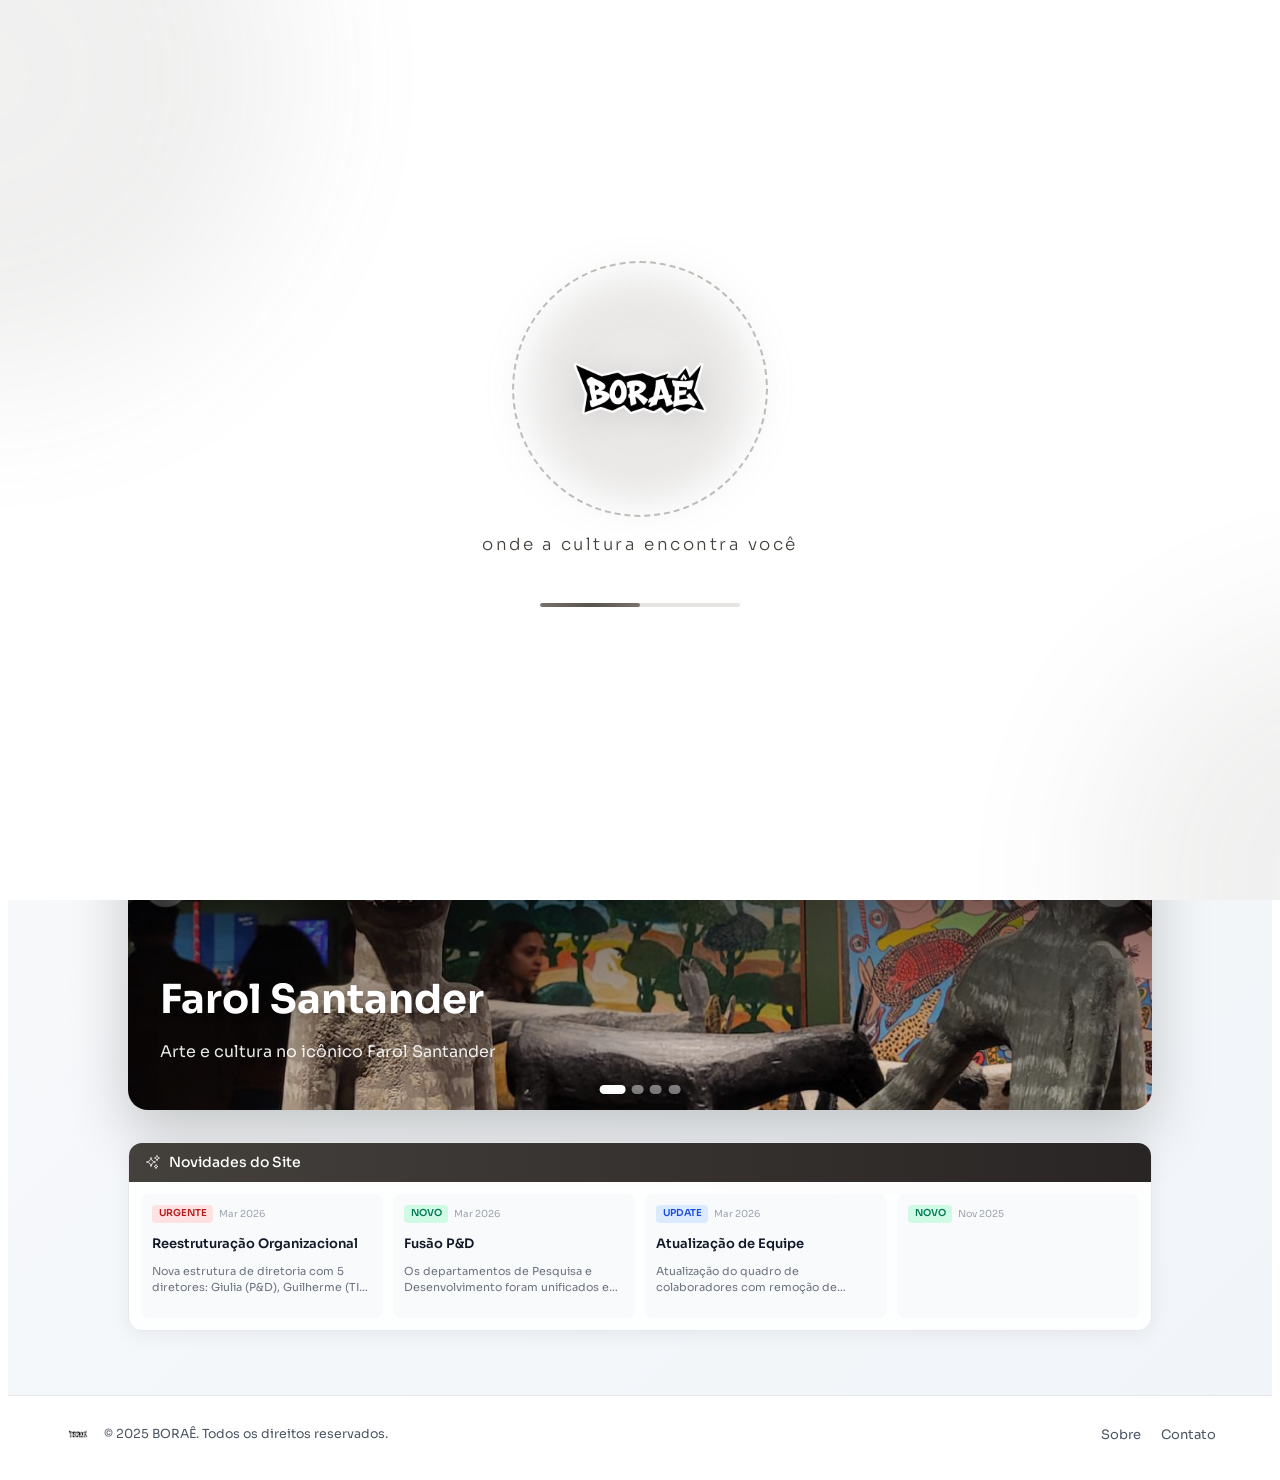
<file: index.html>
<!DOCTYPE html>
<html lang="pt-BR">
<head>
  <meta charset="UTF-8" />
  <meta name="viewport" content="width=device-width, initial-scale=1.0" />
  <title>BORAÊ</title>
  <link rel="preconnect" href="https://fonts.googleapis.com" />
  <link rel="preconnect" href="https://fonts.gstatic.com" crossorigin />
  <link href="https://fonts.googleapis.com/css2?family=Sora:wght@300;400;500;600;700&display=swap" rel="stylesheet" />
  <link rel="stylesheet" href="../styles/global-styles.css" />
<body>

  <!-- SPLASH -->
  <div id="splash">
    <div class="splash-orb-1"></div>
    <div class="splash-orb-2"></div>
    <div class="splash-content">
      <div class="splash-ring-wrap">
        <div class="splash-ring"></div>
        <div class="splash-glow"></div>
        <img class="splash-logo" src="../public/nova-logo-borae.png" alt="BORAÊ" />
      </div>
      <p class="splash-slogan">onde a cultura encontra você</p>
      <div class="splash-bar-wrap"><div class="splash-bar-inner"></div></div>
    </div>
  </div>

  <!-- HEADER -->
  <header class="site-header">
    <div class="header-inner">
      <a href="../index.html">
        <!-- ✅ NOVA LOGO: nova-logo-borae.png (240px de altura) -->
        <!-- Substituída de logo-borae.jpg para nova-logo-borae.png -->
        <!-- Classe: header-logo = 15rem (240px) de altura automática -->
        <img class="header-logo" src="../public/nova-logo-borae.png" alt="BORAÊ Logo" />
      </a>

      <nav class="desktop-nav">
        <a href="/index.html" class="nav-btn active">
          <svg xmlns="http://www.w3.org/2000/svg" fill="none" viewBox="0 0 24 24" stroke-width="1.5" stroke="currentColor"><path stroke-linecap="round" stroke-linejoin="round" d="m2.25 12 8.954-8.955c.44-.439 1.152-.439 1.591 0L21.75 12M4.5 9.75v10.125c0 .621.504 1.125 1.125 1.125H9.75v-4.875c0-.621.504-1.125 1.125-1.125h2.25c.621 0 1.125.504 1.125 1.125V21h4.125c.621 0 1.125-.504 1.125-1.125V9.75M8.25 21h8.25"/></svg>
          Início
        </a>
        <a href="/organograma/organograma.html" class="nav-btn">
          <svg xmlns="http://www.w3.org/2000/svg" fill="none" viewBox="0 0 24 24" stroke-width="1.5" stroke="currentColor"><path stroke-linecap="round" stroke-linejoin="round" d="M15 19.128a9.38 9.38 0 0 0 2.625.372 9.337 9.337 0 0 0 4.121-.952 4.125 4.125 0 0 0-7.533-2.493M15 19.128v-.003c0-1.113-.285-2.16-.786-3.07M15 19.128v.106A12.318 12.318 0 0 1 8.624 21c-2.331 0-4.512-.645-6.374-1.766l-.001-.109a6.375 6.375 0 0 1 11.964-3.07M12 6.375a3.375 3.375 0 1 1-6.75 0 3.375 3.375 0 0 1 6.75 0Zm8.25 2.25a2.625 2.625 0 1 1-5.25 0 2.625 2.625 0 0 1 5.25 0Z"/></svg>
          Organograma
        </a>
        <a href="/dashboard/dashboard.html" class="nav-btn">
          <svg xmlns="http://www.w3.org/2000/svg" fill="none" viewBox="0 0 24 24" stroke-width="1.5" stroke="currentColor"><path stroke-linecap="round" stroke-linejoin="round" d="M3 13.125C3 12.504 3.504 12 4.125 12h2.25c.621 0 1.125.504 1.125 1.125v6.75C7.5 20.496 6.996 21 6.375 21h-2.25A1.125 1.125 0 0 1 3 19.875v-6.75ZM9.75 6.875c0-.621.504-1.125 1.125-1.125h2.25c.621 0 1.125.504 1.125 1.125v13.5c0 .621-.504 1.125-1.125 1.125h-2.25a1.125 1.125 0 0 1-1.125-1.125V6.875ZM16.5 6c0-.621.504-1.125 1.125-1.125h2.25C20.496 4.875 21 5.379 21 6v13.875c0 .621-.504 1.125-1.125 1.125h-2.25a1.125 1.125 0 0 1-1.125-1.125V6Z"/></svg>
          Dashboard
        </a>
        <a href="/eventos/eventos.html" class="nav-btn">
          <svg xmlns="http://www.w3.org/2000/svg" fill="none" viewBox="0 0 24 24" stroke-width="1.5" stroke="currentColor"><path stroke-linecap="round" stroke-linejoin="round" d="M6.75 3v2.25M17.25 3v2.25M3 18.75V7.5a2.25 2.25 0 0 1 2.25-2.25h13.5A2.25 2.25 0 0 1 21 7.5v11.25m-18 0A2.25 2.25 0 0 0 5.25 21h13.5A2.25 2.25 0 0 0 21 18.75m-18 0v-7.5A2.25 2.25 0 0 1 5.25 9h13.5A2.25 2.25 0 0 1 21 11.25v7.5"/></svg>
          Eventos
        </a>
        <a href="/tarefas/tarefas.html" class="nav-btn">
          <svg xmlns="http://www.w3.org/2000/svg" fill="none" viewBox="0 0 24 24" stroke-width="1.5" stroke="currentColor"><path stroke-linecap="round" stroke-linejoin="round" d="M3.75 6A2.25 2.25 0 0 1 6 3.75h2.25A2.25 2.25 0 0 1 10.5 6v2.25a2.25 2.25 0 0 1-2.25 2.25H6a2.25 2.25 0 0 1-2.25-2.25V6ZM3.75 15.75A2.25 2.25 0 0 1 6 13.5h2.25a2.25 2.25 0 0 1 2.25 2.25V18a2.25 2.25 0 0 1-2.25 2.25H6A2.25 2.25 0 0 1 3.75 18v-2.25ZM13.5 6a2.25 2.25 0 0 1 2.25-2.25H18A2.25 2.25 0 0 1 20.25 6v2.25A2.25 2.25 0 0 1 18 10.5h-2.25a2.25 2.25 0 0 1-2.25-2.25V6ZM13.5 15.75a2.25 2.25 0 0 1 2.25-2.25H18a2.25 2.25 0 0 1 2.25 2.25V18A2.25 2.25 0 0 1 18 20.25h-2.25A2.25 2.25 0 0 1 13.5 18v-2.25Z"/></svg>
          Tarefas
        </a>
        <a href="/sobre/sobre.html" class="nav-btn">
          <svg xmlns="http://www.w3.org/2000/svg" fill="none" viewBox="0 0 24 24" stroke-width="1.5" stroke="currentColor"><path stroke-linecap="round" stroke-linejoin="round" d="m11.25 11.25.041-.02a.75.75 0 0 1 1.063.852l-.708 2.836a.75.75 0 0 0 1.063.853l.041-.021M21 12a9 9 0 1 1-18 0 9 9 0 0 1 18 0Zm-9-3.75h.008v.008H12V8.25Z"/></svg>
          Sobre
        </a>
        <a href="/contato/contato.html" class="nav-btn">
          <svg xmlns="http://www.w3.org/2000/svg" fill="none" viewBox="0 0 24 24" stroke-width="1.5" stroke="currentColor"><path stroke-linecap="round" stroke-linejoin="round" d="M21.75 6.75v10.5a2.25 2.25 0 0 1-2.25 2.25h-15a2.25 2.25 0 0 1-2.25-2.25V6.75m19.5 0A2.25 2.25 0 0 0 19.5 4.5h-15a2.25 2.25 0 0 0-2.25 2.25m19.5 0v.243a2.25 2.25 0 0 1-1.07 1.916l-7.5 4.615a2.25 2.25 0 0 1-2.36 0L3.32 8.91a2.25 2.25 0 0 1-1.07-1.916V6.75"/></svg>
          Contato
        </a>
      </nav>

      <button class="menu-btn" id="menu-toggle" aria-label="Menu">
        <svg id="icon-menu" xmlns="http://www.w3.org/2000/svg" fill="none" viewBox="0 0 24 24" stroke-width="1.5" stroke="currentColor"><path stroke-linecap="round" stroke-linejoin="round" d="M3.75 6.75h16.5M3.75 12h16.5m-16.5 5.25h16.5"/></svg>
        <svg id="icon-close" xmlns="http://www.w3.org/2000/svg" fill="none" viewBox="0 0 24 24" stroke-width="1.5" stroke="currentColor" style="display:none"><path stroke-linecap="round" stroke-linejoin="round" d="M6 18 18 6M6 6l12 12"/></svg>
      </button>
    </div>

    <nav class="mobile-nav" id="mobile-nav">
      <a href="/index.html/"       class="mobile-nav-btn active">
        <svg xmlns="http://www.w3.org/2000/svg" fill="none" viewBox="0 0 24 24" stroke-width="1.5" stroke="currentColor"><path stroke-linecap="round" stroke-linejoin="round" d="m2.25 12 8.954-8.955c.44-.439 1.152-.439 1.591 0L21.75 12M4.5 9.75v10.125c0 .621.504 1.125 1.125 1.125H9.75v-4.875c0-.621.504-1.125 1.125-1.125h2.25c.621 0 1.125.504 1.125 1.125V21h4.125c.621 0 1.125-.504 1.125-1.125V9.75M8.25 21h8.25"/></svg>
        Início
      </a>
      <a href="/organograma/organograma.html" class="mobile-nav-btn">
        <svg xmlns="http://www.w3.org/2000/svg" fill="none" viewBox="0 0 24 24" stroke-width="1.5" stroke="currentColor"><path stroke-linecap="round" stroke-linejoin="round" d="M15 19.128a9.38 9.38 0 0 0 2.625.372 9.337 9.337 0 0 0 4.121-.952 4.125 4.125 0 0 0-7.533-2.493M15 19.128v-.003c0-1.113-.285-2.16-.786-3.07M15 19.128v.106A12.318 12.318 0 0 1 8.624 21c-2.331 0-4.512-.645-6.374-1.766l-.001-.109a6.375 6.375 0 0 1 11.964-3.07M12 6.375a3.375 3.375 0 1 1-6.75 0 3.375 3.375 0 0 1 6.75 0Zm8.25 2.25a2.625 2.625 0 1 1-5.25 0 2.625 2.625 0 0 1 5.25 0Z"/></svg>
        Organograma
      </a>
      <a href="/dashboard/dashboard.html" class="mobile-nav-btn">
        <svg xmlns="http://www.w3.org/2000/svg" fill="none" viewBox="0 0 24 24" stroke-width="1.5" stroke="currentColor"><path stroke-linecap="round" stroke-linejoin="round" d="M3 13.125C3 12.504 3.504 12 4.125 12h2.25c.621 0 1.125.504 1.125 1.125v6.75C7.5 20.496 6.996 21 6.375 21h-2.25A1.125 1.125 0 0 1 3 19.875v-6.75ZM9.75 6.875c0-.621.504-1.125 1.125-1.125h2.25c.621 0 1.125.504 1.125 1.125v13.5c0 .621-.504 1.125-1.125 1.125h-2.25a1.125 1.125 0 0 1-1.125-1.125V6.875ZM16.5 6c0-.621.504-1.125 1.125-1.125h2.25C20.496 4.875 21 5.379 21 6v13.875c0 .621-.504 1.125-1.125 1.125h-2.25a1.125 1.125 0 0 1-1.125-1.125V6Z"/></svg>
        Dashboard
      </a>
      <a href="/eventos/eventos.html"     class="mobile-nav-btn">
        <svg xmlns="http://www.w3.org/2000/svg" fill="none" viewBox="0 0 24 24" stroke-width="1.5" stroke="currentColor"><path stroke-linecap="round" stroke-linejoin="round" d="M6.75 3v2.25M17.25 3v2.25M3 18.75V7.5a2.25 2.25 0 0 1 2.25-2.25h13.5A2.25 2.25 0 0 1 21 7.5v11.25m-18 0A2.25 2.25 0 0 0 5.25 21h13.5A2.25 2.25 0 0 0 21 18.75m-18 0v-7.5A2.25 2.25 0 0 1 5.25 9h13.5A2.25 2.25 0 0 1 21 11.25v7.5"/></svg>
        Eventos
      </a>
     
      </a>
      <a href="/tarefas/tarefas.html"     class="mobile-nav-btn">
        <svg xmlns="http://www.w3.org/2000/svg" fill="none" viewBox="0 0 24 24" stroke-width="1.5" stroke="currentColor"><path stroke-linecap="round" stroke-linejoin="round" d="M3.75 6A2.25 2.25 0 0 1 6 3.75h2.25A2.25 2.25 0 0 1 10.5 6v2.25a2.25 2.25 0 0 1-2.25 2.25H6a2.25 2.25 0 0 1-2.25-2.25V6ZM3.75 15.75A2.25 2.25 0 0 1 6 13.5h2.25a2.25 2.25 0 0 1 2.25 2.25V18a2.25 2.25 0 0 1-2.25 2.25H6A2.25 2.25 0 0 1 3.75 18v-2.25ZM13.5 6a2.25 2.25 0 0 1 2.25-2.25H18A2.25 2.25 0 0 1 20.25 6v2.25A2.25 2.25 0 0 1 18 10.5h-2.25a2.25 2.25 0 0 1-2.25-2.25V6ZM13.5 15.75a2.25 2.25 0 0 1 2.25-2.25H18a2.25 2.25 0 0 1 2.25 2.25V18A2.25 2.25 0 0 1 18 20.25h-2.25A2.25 2.25 0 0 1 13.5 18v-2.25Z"/></svg>
        Tarefas
      </a>
      <a href="/sobre/sobre.html"       class="mobile-nav-btn">
        <svg xmlns="http://www.w3.org/2000/svg" fill="none" viewBox="0 0 24 24" stroke-width="1.5" stroke="currentColor"><path stroke-linecap="round" stroke-linejoin="round" d="m11.25 11.25.041-.02a.75.75 0 0 1 1.063.852l-.708 2.836a.75.75 0 0 0 1.063.853l.041-.021M21 12a9 9 0 1 1-18 0 9 9 0 0 1 18 0Zm-9-3.75h.008v.008H12V8.25Z"/></svg>
        Sobre
      </a>
      <a href="/contato/contato.html"     class="mobile-nav-btn">
        <svg xmlns="http://www.w3.org/2000/svg" fill="none" viewBox="0 0 24 24" stroke-width="1.5" stroke="currentColor"><path stroke-linecap="round" stroke-linejoin="round" d="M21.75 6.75v10.5a2.25 2.25 0 0 1-2.25 2.25h-15a2.25 2.25 0 0 1-2.25-2.25V6.75m19.5 0A2.25 2.25 0 0 0 19.5 4.5h-15a2.25 2.25 0 0 0-2.25 2.25m19.5 0v.243a2.25 2.25 0 0 1-1.07 1.916l-7.5 4.615a2.25 2.25 0 0 1-2.36 0L3.32 8.91a2.25 2.25 0 0 1-1.07-1.916V6.75"/></svg>
        Contato
      </a>
    </nav>
  </header>

  <!-- MAIN -->
  <main>
    <div class="content-wrap">

      <!-- Logo Hero Section -->
      <!-- Logo animada com glow effect no centro da página -->
      <!-- Altura: 30rem no inline style (responsivo via media queries) -->
      <div class="logo-hero">
        <div class="logo-hero-inner">
          <div class="logo-glow"></div>
          
          <img src="../public/nova-logo-borae.png" alt="BORAÊ Logo" style="height: 30rem;" />
          <h2 style="position: absolute; top:23rem;">Onde a Cultura encontra você</h2>
          <!-- ✅ NOVA LOGO: nova-logo-borae.png substituída de logo-borae.jpg -->
          <!-- Tamanho: 30rem (480px) com animação floatY (flutuando em loop) -->
        </div>
      </div>

      <!-- Carousel -->
      <div class="carousel-section">
        <div class="carousel" id="carousel">

          <div class="slide active">
            <img src="../public/farol-1.jpg" alt="Farol Santander" loading="eager" />
            <div class="slide-overlay"></div>
            <div class="slide-caption">
              <h3>Farol Santander</h3>
              <p>Arte e cultura no icônico Farol Santander</p>
            </div>
          </div>

          <div class="slide">
            <img src="../public/images/whatsapp-20image-202025-11-14-20at-2013.jpeg" alt="Setembro Amarelo" loading="lazy" />
            <div class="slide-overlay"></div>
            <div class="slide-caption">
              <h3>Setembro Amarelo</h3>
              <p>Conscientização em saúde mental</p>
            </div>
          </div>

          <div class="slide">
            <img src="../public/boraween-1.jpg" alt="Boraween" loading="lazy" />
            <div class="slide-overlay"></div>
            <div class="slide-caption">
              <h3>Boraween</h3>
              <p>Celebração temática com toda a equipe</p>
            </div>
          </div>

          <div class="slide">
            <img src="../public/images/centro-20cultural-281-29.jpg" alt="Centro Cultural" loading="lazy" />
            <div class="slide-overlay"></div>
            <div class="slide-caption">
              <h3>Centro Cultural</h3>
              <p>Explorando espaços culturais</p>
            </div>
          </div>

          <button class="carousel-btn prev" id="btn-prev" aria-label="Slide anterior">
            <svg xmlns="http://www.w3.org/2000/svg" fill="none" viewBox="0 0 24 24" stroke-width="2" stroke="currentColor"><path stroke-linecap="round" stroke-linejoin="round" d="M15.75 19.5 8.25 12l7.5-7.5"/></svg>
          </button>
          <button class="carousel-btn next" id="btn-next" aria-label="Próximo slide">
            <svg xmlns="http://www.w3.org/2000/svg" fill="none" viewBox="0 0 24 24" stroke-width="2" stroke="currentColor"><path stroke-linecap="round" stroke-linejoin="round" d="m8.25 4.5 7.5 7.5-7.5 7.5"/></svg>
          </button>

          <div class="dots" id="dots"></div>
        </div>
      </div>

      <!-- Updates Card -->
      <div class="updates-card">
        <div class="updates-header">
          <svg xmlns="http://www.w3.org/2000/svg" fill="none" viewBox="0 0 24 24" stroke-width="1.5" stroke="currentColor" style="color:var(--stone-200)"><path stroke-linecap="round" stroke-linejoin="round" d="M9.813 15.904 9 18.75l-.813-2.846a4.5 4.5 0 0 0-3.09-3.09L2.25 12l2.846-.813a4.5 4.5 0 0 0 3.09-3.09L9 5.25l.813 2.846a4.5 4.5 0 0 0 3.09 3.09L15.75 12l-2.846.813a4.5 4.5 0 0 0-3.09 3.09ZM18.259 8.715 18 9.75l-.259-1.035a3.375 3.375 0 0 0-2.455-2.456L14.25 6l1.036-.259a3.375 3.375 0 0 0 2.455-2.456L18 2.25l.259 1.035a3.375 3.375 0 0 0 2.456 2.456L21.75 6l-1.035.259a3.375 3.375 0 0 0-2.456 2.456ZM16.894 20.567 16.5 21.75l-.394-1.183a2.25 2.25 0 0 0-1.423-1.423L13.5 18.75l1.183-.394a2.25 2.25 0 0 0 1.423-1.423l.394-1.183.394 1.183a2.25 2.25 0 0 0 1.423 1.423l1.183.394-1.183.394a2.25 2.25 0 0 0-1.423 1.423Z"/></svg>
          <span>Novidades do Site</span>
        </div>
        <div class="updates-grid">

          <div class="update-item">
            <div class="update-meta">
              <span class="badge badge-urgent">Urgente</span>
              <span class="update-date">Mar 2026</span>
            </div>
            <p class="update-title">Reestruturação Organizacional</p>
            <p class="update-desc">Nova estrutura de diretoria com 5 diretores: Giulia (P&amp;D), Guilherme (TI), Gustavo (Eventos), Layne (RH) e Maria Clara (Marketing)</p>
          </div>

          <div class="update-item">
            <div class="update-meta">
              <span class="badge badge-success">Novo</span>
              <span class="update-date">Mar 2026</span>
            </div>
            <p class="update-title">Fusão P&amp;D</p>
            <p class="update-desc">Os departamentos de Pesquisa e Desenvolvimento foram unificados em um único setor chamado P&amp;D para maior eficiência</p>
          </div>

          <div class="update-item">
            <div class="update-meta">
              <span class="badge badge-info">Update</span>
              <span class="update-date">Mar 2026</span>
            </div>
            <p class="update-title">Atualização de Equipe</p>
            <p class="update-desc">Atualização do quadro de colaboradores com remoção de membros que mudaram de turno, foram efetivados ou desligados</p>
          </div>

          <div class="update-item">
            <div class="update-meta">
              <span class="badge badge-success">Novo</span>
              <span class="update-date">Nov 2025</span>
            </div>
          </div>

        </div>
      </div>

    </div>
  </main>

  <!-- FOOTER -->
  <footer>
    <div class="footer-inner">
      <div class="footer-left">
        <img class="footer-logo" src="../public/nova-logo-borae.png" alt="BORAÊ Logo" />
          <!-- Copyright & Secret Easter Egg: Clique 5x no copyright para acessar Insights 2024 -->
          <!-- Ou digitalize a sequência: b-o-r-u-s no teclado -->
          <span class="footer-copy" id="footer-copy">
            © 2025 BORAÊ. Todos os direitos reservados.
          </span>
      </div>
      <div class="footer-links">
        <a href="/sobre/sobre.html">Sobre</a>
        <a href="/contato/contato.html">Contato</a>
      </div>
    </div>
  </footer>

  <script>
    /* SPLASH */
    window.addEventListener('load', () => {
      setTimeout(() => {
        const splash = document.getElementById('splash');
        splash.classList.add('hidden');
        setTimeout(() => splash.remove(), 600);
      }, 2400);
    });

    /* MOBILE MENU */
    const menuToggle = document.getElementById('menu-toggle');
    const mobileNav  = document.getElementById('mobile-nav');
    const iconMenu   = document.getElementById('icon-menu');
    const iconClose  = document.getElementById('icon-close');

    menuToggle.addEventListener('click', () => {
      const open = mobileNav.classList.toggle('open');
      iconMenu.style.display  = open ? 'none' : '';
      iconClose.style.display = open ? ''     : 'none';
    });

    /* CAROUSEL */
    const slides   = Array.from(document.querySelectorAll('.slide'));
    const dotsWrap = document.getElementById('dots');
    let current    = 0;
    let autoTimer;

    slides.forEach((_, i) => {
      const d = document.createElement('button');
      d.className = 'dot' + (i === 0 ? ' active' : '');
      d.setAttribute('aria-label', `Slide ${i + 1}`);
      d.addEventListener('click', () => goTo(i));
      dotsWrap.appendChild(d);
    });

    function goTo(idx) {
      if (idx === current) return;
      slides[current].classList.remove('active');
      slides[current].classList.add('exiting');
      const prev = current;
      setTimeout(() => slides[prev].classList.remove('exiting'), 500);
      current = (idx + slides.length) % slides.length;
      slides[current].classList.add('active');
      document.querySelectorAll('.dot').forEach((d, i) => d.classList.toggle('active', i === current));
      resetAuto();
    }

    function resetAuto() {
      clearInterval(autoTimer);
      autoTimer = setInterval(() => goTo(current + 1), 5000);
    }

    document.getElementById('btn-next').addEventListener('click', () => goTo(current + 1));
    document.getElementById('btn-prev').addEventListener('click', () => goTo(current - 1));
    resetAuto();

    /* SECRET FOOTER */
    const footerCopy = document.getElementById('footer-copy');
    let secretClicks = 0;
    let hintEl = null, hintTimer;

    footerCopy.addEventListener('click', () => {
      secretClicks++;
      if (secretClicks >= 5) {
        window.location.href = './insights-borae-2024/insights-borae-2024.html';
        secretClicks = 0;
        return;
      }
      if (secretClicks >= 3) {
        clearTimeout(hintTimer);
        if (!hintEl) {
          hintEl = document.createElement('span');
          hintEl.className = 'secret-hint';
          footerCopy.appendChild(hintEl);
        }
        hintEl.textContent = `${5 - secretClicks} cliques restantes...`;
        hintTimer = setTimeout(() => { hintEl?.remove(); hintEl = null; }, 2000);
      }
    });

    /* SECRET KEYBOARD CODE (b-o-r-u-s) */
    let keySeq = [];
    document.addEventListener('keydown', e => {
      keySeq = [...keySeq, e.key.toLowerCase()].slice(-5);
    });


  </script>



</body>
</html>
</file>
<file: styles/global-styles.css>
/* ============================================================
   BORAÊ - GLOBAL STYLESHEET
   ============================================================
   Consolidated styles from all HTML files
   - index.html: Splash, header, carousel, updates
   - eventos.html: Event cards, modals, interactions
   - insights-borae-2024.html: Dashboard cards and stats
   - dashboard.html: BORUS popup animations
   - tarefas.html: Animations, glass effects, modals
   - contato.html: Contact animations, BORUS styles
   - organograma.html: Accordion, slide animations
   - sobre.html: Chat animations, chip effects
   ============================================================ */

/* ─────────────────────────────────────────
   RESET & ROOT
───────────────────────────────────────── */
*, *::before, *::after { box-sizing: border-box; }

:root {
  --stone-50:  #fafaf9;
  --stone-100: #f5f5f4;
  --stone-200: #e7e5e4;
  --stone-400: #a8a29e;
  --stone-500: #78716c;
  --stone-600: #57534e;
  --stone-700: #44403c;
  --stone-800: #292524;
  --gray-50:   #f9fafb;
  --gray-100:  #f3f4f6;
  --gray-200:  #e5e7eb;
  --gray-300:  #d1d5db;
  --gray-400:  #9ca3af;
  --gray-500:  #6b7280;
  --gray-600:  #4b5563;
  --gray-700:  #374151;
  --gray-800:  #1f2937;
  --gray-900:  #111827;
  --slate-50:  #f8fafc;
  --slate-100: #f1f5f9;
  --slate-200: #e2e8f0;
  --slate-400: #94a3b8;
  --slate-500: #64748b;
  --slate-600: #475569;
  --slate-800: #1e293b;
  --slate-900: #0f172a;
  --amber-600: #d97706;
  --amber-700: #b45309;
  --green-100: #dcfce7;
  --green-500: #22c55e;
  --green-700: #15803d;
  --green-800: #166534;
  --blue-100:  #dbeafe;
  --blue-800:  #1e40af;
  --red-100:   #fee2e2;
  --red-400:   #f87171;
  --red-500:   #ef4444;
  --red-800:   #991b1b;
  --purple-100: #f3e8ff;
  --purple-800: #6b21a8;
}

html { scroll-behavior: smooth; }
body {
  font-family: 'Sora', -apple-system, BlinkMacSystemFont, 'Segoe UI', sans-serif;
  min-height: 100vh;
  display: flex;
  flex-direction: column;
  color: var(--gray-900);
}

/* ─────────────────────────────────────────
   ANIMATIONS
───────────────────────────────────────── */
@keyframes rotateSlow  { to { transform: rotate(360deg); } }
@keyframes pulseGlow   { 0%,100% { opacity:.3; transform:scale(.95) } 50% { opacity:.6; transform:scale(1.05) } }
@keyframes splashFlip  { from { opacity:0; transform:scale(.5) rotateY(-180deg) } to { opacity:1; transform:scale(1) rotateY(0) } }
@keyframes shimmer     { 0% { transform:translateX(-200%) } 100% { transform:translateX(300%) } }
@keyframes fadeUp      { from { opacity:0; transform:translateY(16px) } to { opacity:1; transform:translateY(0) } }
@keyframes floatY      { 0%,100% { transform:translateY(0) } 50% { transform:translateY(-10px) } }
@keyframes glowPulse   { 0%,100% { opacity:.2; transform:scale(.9) } 50% { opacity:.4; transform:scale(1.05) } }
@keyframes fadeSlideDown { from { opacity:0; transform:translateY(-20px) } to { opacity:1; transform:translateY(0) } }
@keyframes fadeSlideUp   { from { opacity:0; transform:translateY(24px) } to { opacity:1; transform:translateY(0) } }
@keyframes slideInUp { from { opacity:0; transform:translateY(50px) } to { opacity:1; transform:translateY(0) } }
@keyframes heartPop { 0% { transform:scale(1) } 40% { transform:scale(1.5) } 70% { transform:scale(.85) } 100% { transform:scale(1) } }
@keyframes modalIn { from { opacity:0; transform:scale(.95) } to { opacity:1; transform:scale(1) } }
@keyframes msgIn { from { opacity:0; transform:translateY(8px) } to { opacity:1; transform:translateY(0) } }
@keyframes dotBounce { 0%,80%,100% { transform:scale(1) } 40% { transform:scale(1.3) } }
@keyframes chipIn { from { opacity:0; transform:scale(0.9) } to { opacity:1; transform:scale(1) } }
@keyframes spin { to { transform: rotate(360deg); } }

/* ─────────────────────────────────────────
   SPLASH SCREEN (index.html)
───────────────────────────────────────── */
#splash {
  position: fixed; inset: 0; z-index: 9999;
  background: #ffffff;
  display: flex; align-items: center; justify-content: center;
  flex-direction: column; gap: 2rem;
  transition: opacity 0.5s ease;
  overflow: hidden;
}
#splash.hidden { opacity: 0; pointer-events: none; }

.splash-orb-1 {
  position: absolute; top: -25%; left: -25%;
  width: 600px; height: 600px; border-radius: 50%;
  background: radial-gradient(circle, var(--stone-400), var(--stone-600));
  filter: blur(80px); opacity: 0.12;
}
.splash-orb-2 {
  position: absolute; bottom: -25%; right: -25%;
  width: 500px; height: 500px; border-radius: 50%;
  background: radial-gradient(circle, var(--stone-500), var(--stone-700));
  filter: blur(80px); opacity: 0.09;
}
.splash-content {
  position: relative; display: flex; flex-direction: column;
  align-items: center; gap: 2rem;
}
.splash-ring-wrap {
  position: relative; display: flex;
  align-items: center; justify-content: center;
}
.splash-ring {
  position: absolute;
  width: calc(100% + 4rem); height: calc(100% + 4rem);
  border-radius: 50%;
  border: 2px dashed rgba(120,113,108,.45);
  animation: rotateSlow 8s linear infinite;
}
.splash-glow {
  position: absolute;
  width: calc(100% + 2rem); height: calc(100% + 2rem);
  border-radius: 50%;
  background: radial-gradient(circle, rgba(168,162,158,.2), rgba(120,113,108,.2));
  filter: blur(20px);
  animation: pulseGlow 2s ease-in-out infinite;
}
.splash-logo {
  position: relative; z-index: 2;
  height: 9rem; width: auto;
  animation: splashFlip 0.8s cubic-bezier(.6,-.05,.01,.99) both;
  filter: drop-shadow(0 4px 16px rgba(0,0,0,0.1));
}
@media (min-width: 768px)  { .splash-logo { height: 10rem; } }
@media (min-width: 1024px) { .splash-logo { height: 12rem; } }
.splash-slogan {
  font-size: 1.05rem; font-weight: 300; letter-spacing: .15em;
  color: var(--stone-700);
  animation: fadeUp 0.6s ease 0.5s both;
}
.splash-bar-wrap {
  width: 200px; height: 4px;
  background: var(--stone-200); border-radius: 99px; overflow: hidden;
  animation: fadeUp 0.5s ease 0.3s both;
}
.splash-bar-inner {
  height: 100%; width: 50%; border-radius: 99px;
  background: linear-gradient(90deg, var(--stone-500), var(--stone-600), var(--stone-500));
  animation: shimmer 1.5s ease-in-out infinite;
}

/* ─────────────────────────────────────────
   SITE HEADER & NAVIGATION
───────────────────────────────────────── */
.site-header {
  position: sticky; top: 0; z-index: 50;
  background: rgba(255,255,255,.95);
  backdrop-filter: blur(12px);
  border-bottom: 1px solid var(--stone-200);
  box-shadow: 0 1px 6px rgba(0,0,0,.05);
}
.header-inner {
  max-width: 80rem; margin: 0 auto;
  padding: 0 1rem;
  display: flex; align-items: center; justify-content: space-between;
  height: 4rem;
}
.header-logo { height: 10rem; width: auto; display: block; }

.desktop-nav { display: none; align-items: center; gap: .25rem; }
@media (min-width: 1024px) { .desktop-nav { display: flex; } }

.nav-btn {
  display: inline-flex; align-items: center; gap: .5rem;
  padding: .4rem .75rem; border-radius: .5rem; border: none;
  font-family: 'Sora', sans-serif; font-size: .875rem; font-weight: 500;
  cursor: pointer; text-decoration: none;
  color: var(--gray-600); background: transparent;
  transition: color .2s, background .2s;
  position: relative;
}
.nav-btn:hover  { color: var(--stone-800); background: var(--stone-50); }
.nav-btn.active { color: var(--stone-800); background: var(--stone-100); }
.nav-btn.active::after {
  content: ''; position: absolute; bottom: 0; left: 0; right: 0;
  height: 2px; background: var(--stone-700); border-radius: 99px;
}
.nav-btn svg { width: 1rem; height: 1rem; flex-shrink: 0; }

.menu-btn {
  display: flex; align-items: center; justify-content: center;
  padding: .4rem; border: none; background: transparent;
  border-radius: .375rem; cursor: pointer;
  color: var(--gray-600); transition: color .2s, background .2s;
}
.menu-btn:hover { color: var(--stone-800); background: var(--stone-50); }
@media (min-width: 1024px) { .menu-btn { display: none; } }
.menu-btn svg { width: 1.5rem; height: 1.5rem; }

.mobile-nav {
  display: none; flex-direction: column; gap: .25rem;
  padding: 1rem; border-top: 1px solid var(--stone-100);
}
.mobile-nav.open { display: flex; }
@media (min-width: 1024px) { .mobile-nav { display: none !important; } }

.mobile-nav-btn {
  display: flex; align-items: center; gap: .75rem;
  padding: .6rem .75rem; border-radius: .5rem; border: none;
  font-family: 'Sora', sans-serif; font-size: .875rem; font-weight: 500;
  cursor: pointer; text-decoration: none; width: 100%;
  color: var(--gray-600); background: transparent;
  transition: color .2s, background .2s;
}
.mobile-nav-btn:hover, .mobile-nav-btn.active {
  color: var(--stone-800); background: var(--stone-100);
}
.mobile-nav-btn svg { width: 1rem; height: 1rem; flex-shrink: 0; }

/* ─────────────────────────────────────────
   MAIN LAYOUT
───────────────────────────────────────── */
main {
  flex: 1; display: flex; flex-direction: column;
  padding: 3rem 1rem; align-items: center;
  background: linear-gradient(135deg, var(--gray-50) 0%, var(--slate-100) 100%);
}
@media (min-width: 640px)  { main { padding: 3.5rem 1rem; } }
@media (min-width: 1024px) { main { padding: 4rem 2rem; } }

.content-wrap { max-width: 64rem; width: 100%; }

/* ─────────────────────────────────────────
   LOGO HERO
───────────────────────────────────────── */
.logo-hero {
  text-align: center; margin-bottom: 2.5rem;
  animation: fadeSlideDown .8s ease both;
}
.logo-hero-inner {
  display: inline-block; position: relative;
  animation: floatY 3s ease-in-out infinite;
}
.logo-glow {
  position: absolute; inset: 0;
  background: rgba(120,113,108,.1);
  filter: blur(40px); border-radius: 50%;
  animation: glowPulse 4s ease-in-out infinite;
}
.logo-hero img {
  position: relative; z-index: 1;
  height: 9rem; width: auto; display: block; margin: 0 auto;
  filter: drop-shadow(0 4px 24px rgba(0,0,0,.12));
}
@media (min-width: 640px)  { .logo-hero img { height: 11rem; } }
@media (min-width: 1024px) { .logo-hero img { height: 14rem; } }

/* ─────────────────────────────────────────
   CAROUSEL
───────────────────────────────────────── */
.carousel-section { animation: fadeSlideUp .6s ease .2s both; }

.carousel {
  position: relative; height: 17rem; border-radius: 1.25rem;
  overflow: hidden; box-shadow: 0 25px 60px rgba(0,0,0,.2);
}
@media (min-width: 640px)  { .carousel { height: 22rem; } }
@media (min-width: 1024px) { .carousel { height: 28rem; } }

.slide {
  position: absolute; inset: 0;
  opacity: 0; transform: translateX(60px);
  transition: opacity .5s ease, transform .5s ease;
  pointer-events: none;
}
.slide.active   { opacity: 1; transform: translateX(0); pointer-events: auto; }
.slide.exiting  { opacity: 0; transform: translateX(-60px); }

.slide img {
  width: 100%; height: 100%; object-fit: cover; object-position: center; display: block;
}
.slide-overlay {
  position: absolute; inset: 0;
  background: linear-gradient(#000000 5%, #000000 5%, transparent 100%);
}
.slide-caption {
  position: absolute; bottom: 0; left: 0; right: 0; padding: 1.5rem; color: #fff;
}
@media (min-width: 640px) { .slide-caption { padding: 2rem; } }
.slide-caption h3 {
  font-size: 1.5rem; font-weight: 700; margin-bottom: .25rem;
  text-shadow: 0 1px 8px rgba(0,0,0,.4);
}
@media (min-width: 640px)  { .slide-caption h3 { font-size: 2rem; } }
@media (min-width: 1024px) { .slide-caption h3 { font-size: 2.5rem; } }
.slide-caption p { font-size: .875rem; opacity: .9; }
@media (min-width: 640px) { .slide-caption p { font-size: 1rem; } }

.carousel-btn {
  position: absolute; top: 50%; transform: translateY(-50%);
  background: rgba(255,255,255,.2); border: none; cursor: pointer;
  color: #fff; padding: .6rem; border-radius: 50%;
  backdrop-filter: blur(4px);
  display: flex; align-items: center; justify-content: center;
  transition: background .2s, transform .2s; z-index: 10;
}
.carousel-btn:hover { background: rgba(255,255,255,.35); transform: translateY(-50%) scale(1.1); }
.carousel-btn.prev { left: .75rem; }
.carousel-btn.next { right: .75rem; }
@media (min-width: 640px) { .carousel-btn.prev { left: 1rem; } .carousel-btn.next { right: 1rem; } }
.carousel-btn svg { width: 1.25rem; height: 1.25rem; }
@media (min-width: 640px) { .carousel-btn svg { width: 1.5rem; height: 1.5rem; } }

.dots {
  position: absolute; bottom: 1rem; left: 50%; transform: translateX(-50%);
  display: flex; gap: .4rem; align-items: center; z-index: 10;
}
.dot {
  height: .55rem; width: .55rem; border-radius: 99px; border: none;
  background: rgba(255,255,255,.45); cursor: pointer;
  transition: background .25s, width .25s;
}
.dot.active { background: #fff; width: 1.6rem; }

/* ─────────────────────────────────────────
   UPDATES CARD
───────────────────────────────────────── */
.updates-card {
  margin-top: 2rem;
  background: rgba(255,255,255,.82); backdrop-filter: blur(8px);
  border: 1px solid var(--gray-200); border-radius: .875rem;
  overflow: hidden; box-shadow: 0 4px 20px rgba(0,0,0,.06);
  animation: fadeSlideUp .6s ease .4s both;
}
.updates-header {
  background: linear-gradient(90deg, var(--stone-700), var(--stone-800));
  padding: .65rem 1rem; display: flex; align-items: center; gap: .5rem;
}
.updates-header svg { width: 1rem; height: 1rem; flex-shrink: 0; }
.updates-header span { font-size: .875rem; font-weight: 500; color: #fff; }

.updates-grid {
  display: grid; grid-template-columns: 1fr 1fr; gap: .5rem; padding: .75rem;
}
@media (min-width: 1024px) { .updates-grid { grid-template-columns: repeat(4,1fr); gap: .65rem; } }

.update-item {
  background: var(--gray-50); border-radius: .5rem;
  padding: .7rem; transition: background .2s; cursor: default;
}
.update-item:hover { background: var(--gray-100); }
.update-meta { display: flex; align-items: center; gap: .35rem; margin-bottom: .4rem; }
.badge {
  font-size: .6rem; font-weight: 600; padding: .15rem .4rem;
  border-radius: .25rem; line-height: 1.4; text-transform: uppercase;
}
.badge-urgent  { background: #fee2e2; color: #b91c1c; }
.badge-success { background: #d1fae5; color: #047857; }
.badge-info    { background: #dbeafe; color: #1d4ed8; }
.update-date   { font-size: .6rem; color: var(--gray-400); }
.update-title  { font-weight: 600; font-size: .8125rem; line-height: 1.3; margin-bottom: .25rem; }
.update-desc   {
  font-size: .6875rem; color: var(--gray-500); line-height: 1.45;
  display: -webkit-box; -webkit-line-clamp: 2; -webkit-box-orient: vertical; overflow: hidden;
  line-clamp: 2;
}

/* ─────────────────────────────────────────
   FOOTER
───────────────────────────────────────── */
footer {
  background: #fff; border-top: 1px solid var(--gray-200); padding: 1.5rem 1rem;
}
.footer-inner {
  max-width: 72rem; margin: 0 auto;
  display: flex; flex-direction: column; align-items: center; gap: 1rem;
}
@media (min-width: 640px) { .footer-inner { flex-direction: row; justify-content: space-between; } }
.footer-left { display: flex; flex-direction: column; align-items: center; gap: .4rem; }
@media (min-width: 640px) { .footer-left { flex-direction: row; gap: .75rem; } }
.footer-logo { height: 1.75rem; width: auto; }
.footer-copy {
  font-size: .78rem; color: var(--gray-600);
  cursor: default; user-select: none; position: relative;
}
.secret-hint {
  position: absolute; bottom: calc(100% + 4px); left: 50%;
  transform: translateX(-50%);
  font-size: .625rem; color: var(--amber-600);
  white-space: nowrap; pointer-events: none;
  animation: fadeUp .2s ease;
}
.footer-links { display: flex; gap: 1.25rem; }
.footer-links a {
  font-size: .8125rem; color: var(--gray-600);
  text-decoration: none; transition: color .2s; position: relative;
}
.footer-links a::after {
  content: ''; position: absolute; bottom: -1px; left: 0;
  width: 0; height: 1.5px; background: var(--amber-700); transition: width .2s;
}
.footer-links a:hover { color: var(--amber-700); }
.footer-links a:hover::after { width: 100%; }

/* ─────────────────────────────────────────
   PAGE LAYOUT (Eventos, etc)
───────────────────────────────────────── */
.page-wrap { flex: 1; max-width: 72rem; margin: 0 auto; width: 100%; padding: 2rem 1rem 3rem; }
@media (min-width: 640px) { .page-wrap { padding: 2.5rem 1.5rem 3rem; } }
@media (min-width: 1024px) { .page-wrap { padding: 3rem 2rem 4rem; } }

.page-header {
  display: flex; flex-direction: column; gap: 1rem;
  margin-bottom: 2.5rem;
}
@media (min-width: 1024px) {
  .page-header { flex-direction: row; align-items: center; justify-content: space-between; }
}
.page-header-left { display: flex; flex-direction: column; gap: .75rem; }
@media (min-width: 640px) { .page-header-left { flex-direction: row; align-items: center; gap: 1rem; } }
.back-btn {
  display: inline-flex; align-items: center; gap: .4rem;
  padding: .4rem .75rem; border: 1px solid rgba(255,255,255,.35);
  border-radius: .5rem; background: rgba(255,255,255,.6); backdrop-filter: blur(4px);
  font-family: 'Sora', sans-serif; font-size: .8125rem; font-weight: 500;
  color: var(--gray-600); text-decoration: none; cursor: pointer;
  transition: background .2s; white-space: nowrap;
}
.back-btn:hover { background: rgba(255,255,255,.85); }
.back-btn svg { width: 1rem; height: 1rem; }
.page-title { display: flex; align-items: center; gap: .75rem; }
.page-title svg { width: 2.5rem; height: 2.5rem; color: var(--gray-600); }
@media (min-width: 1024px) { .page-title svg { width: 3rem; height: 3rem; } }
.page-title h1 { font-size: 1.75rem; font-weight: 700; color: var(--gray-800); }
@media (min-width: 640px)  { .page-title h1 { font-size: 2.25rem; } }
@media (min-width: 1024px) { .page-title h1 { font-size: 2.75rem; } }
.page-title p { font-size: .875rem; color: var(--gray-600); margin-top: .2rem; }
@media (min-width: 640px) { .page-title p { font-size: 1rem; } }

.search-wrap { position: relative; width: 100%; }
@media (min-width: 1024px) { .search-wrap { width: 20rem; } }
@media (min-width: 1280px) { .search-wrap { width: 26rem; } }
.search-wrap svg { position: absolute; left: .75rem; top: 50%; transform: translateY(-50%); width: 1.1rem; height: 1.1rem; color: var(--slate-400); pointer-events: none; }
.search-input {
  width: 100%; padding: .6rem .875rem .6rem 2.4rem;
  border: 1px solid var(--slate-200); border-radius: .75rem;
  background: rgba(255,255,255,.85); backdrop-filter: blur(4px);
  font-family: 'Sora', sans-serif; font-size: .9rem; color: var(--gray-800);
  outline: none; transition: box-shadow .2s, border-color .2s;
}
.search-input:focus { box-shadow: 0 0 0 2px rgba(68,64,60,.25); border-color: var(--stone-400); }

/* ─────────────────────────────────────────
   EVENT CARDS (eventos.html)
───────────────────────────────────────── */
.events-list { display: flex; flex-direction: column; gap: 1.5rem; }

.event-card {
  background: #fff; border-radius: 1rem;
  box-shadow: 0 4px 20px rgba(0,0,0,.06), 0 1px 4px rgba(0,0,0,.04);
  overflow: hidden; transition: transform .2s, box-shadow .2s;
  animation: fadeSlideUp .5s ease both;
}
.event-card:hover { transform: translateY(-3px); box-shadow: 0 8px 32px rgba(0,0,0,.1); }

.card-header { position: relative; padding: 1.25rem 1.5rem; }
.card-status-bg {
  position: absolute; inset: 0;
  opacity: .05;
}
.card-header-row {
  position: relative; display: flex; align-items: flex-start;
  justify-content: space-between; margin-bottom: 1rem;
}
.card-icon-badges { display: flex; align-items: center; gap: .75rem; flex-wrap: wrap; }
.card-icon {
  width: 2.75rem; height: 2.75rem; border-radius: .75rem;
  display: flex; align-items: center; justify-content: center;
  color: #fff; flex-shrink: 0;
}
.card-icon svg { width: 1.4rem; height: 1.4rem; }
.badges { display: flex; gap: .4rem; flex-wrap: wrap; }
.badge-green  { background: var(--green-100);  color: var(--green-800);  border: 1px solid #bbf7d0; }
.badge-blue   { background: var(--blue-100);   color: var(--blue-800);   border: 1px solid #bfdbfe; }
.badge-purple { background: var(--purple-100); color: var(--purple-800); border: 1px solid #e9d5ff; }

.details-btn {
  display: inline-flex; align-items: center; gap: .35rem;
  padding: .35rem .7rem; border: 1px solid var(--gray-200); border-radius: .5rem;
  background: var(--gray-50); font-family: 'Sora', sans-serif;
  font-size: .78rem; font-weight: 500; color: var(--gray-700);
  cursor: pointer; transition: background .15s; white-space: nowrap;
}
.details-btn:hover { background: var(--gray-100); }
.details-btn svg { width: .9rem; height: .9rem; }

.card-title { position: relative; font-size: 1.15rem; font-weight: 700; color: var(--gray-800); margin-bottom: .4rem; }
@media (min-width: 640px) { .card-title { font-size: 1.35rem; } }
.card-desc { position: relative; font-size: .875rem; color: var(--gray-600); line-height: 1.55; margin-bottom: 1rem;
  display: -webkit-box; -webkit-line-clamp: 2; -webkit-box-orient: vertical; overflow: hidden; line-clamp: 2; }
.card-meta { position: relative; display: flex; flex-wrap: wrap; gap: .75rem 1.25rem; font-size: .8125rem; color: var(--gray-500); }
.card-meta span { display: flex; align-items: center; gap: .25rem; }
.card-meta svg { width: .9rem; height: .9rem; }

/* ─────────────────────────────────────────
   INTERACTIONS & LIKES (eventos.html)
───────────────────────────────────────── */
.interactions {
  position: relative; border-top: 1px solid var(--gray-100);
  padding: .875rem 0 0; margin-top: .875rem;
}
.interactions-row { display: flex; align-items: center; justify-content: space-between; gap: 1rem; }
.interact-btns { display: flex; align-items: center; gap: 1.25rem; }
.like-btn, .comment-toggle-btn {
  display: flex; align-items: center; gap: .4rem;
  background: none; border: none; cursor: pointer; font-family: 'Sora', sans-serif;
  font-size: .875rem; font-weight: 500; padding: 0; transition: color .15s;
}
.like-btn svg, .comment-toggle-btn svg { width: 1.4rem; height: 1.4rem; transition: transform .2s; }
.like-btn { color: var(--gray-400); }
.like-btn:hover { color: var(--red-400); }
.like-btn:hover svg { transform: scale(1.15); }
.like-btn.liked { color: var(--red-500); }
.like-btn.liked svg { fill: var(--red-500); }
.like-btn.pop svg { animation: heartPop .35s cubic-bezier(.36,.07,.19,.97); }
.comment-toggle-btn { color: var(--gray-500); }
.comment-toggle-btn:hover { color: var(--gray-700); }
.liked-by { font-size: .72rem; color: var(--gray-500); text-align: right; }
.liked-by strong { color: var(--gray-700); }

/* ─────────────────────────────────────────
   COMMENTS SECTION (eventos.html)
───────────────────────────────────────── */
.comments-section {
  margin-top: .875rem; overflow: hidden;
  max-height: 0; transition: max-height .35s ease;
}
.comments-section.open { max-height: 1200px; }
.comments-list { display: flex; flex-direction: column; gap: .6rem; max-height: 15rem; overflow-y: auto; margin-bottom: .75rem; }
.comment-item {
  display: flex; gap: .75rem; background: var(--gray-50);
  border-radius: .6rem; padding: .65rem;
  animation: fadeSlideUp .2s ease;
}
.comment-avatar {
  width: 2rem; height: 2rem; border-radius: 50%; flex-shrink: 0;
  background: linear-gradient(135deg, var(--gray-400), var(--gray-500));
  display: flex; align-items: center; justify-content: center;
}
.comment-avatar svg { width: .9rem; height: .9rem; color: #fff; }
.comment-body { flex: 1; min-width: 0; }
.comment-meta { display: flex; align-items: center; gap: .4rem; margin-bottom: .2rem; }
.comment-author { font-size: .8rem; font-weight: 600; color: var(--gray-900); }
.comment-time   { font-size: .7rem; color: var(--gray-400); }
.comment-text   { font-size: .8125rem; color: var(--gray-600); line-height: 1.45; }

.comment-form { background: var(--gray-50); border-radius: .75rem; padding: .875rem; }
.comment-form input, .comment-form textarea {
  width: 100%; padding: .55rem .75rem;
  border: 1px solid var(--gray-200); border-radius: .5rem;
  font-family: 'Sora', sans-serif; font-size: .875rem; color: var(--gray-800);
  background: #fff; outline: none; transition: border-color .15s, box-shadow .15s;
}
.comment-form input:focus, .comment-form textarea:focus {
  border-color: var(--stone-400); box-shadow: 0 0 0 2px rgba(68,64,60,.15);
}
.comment-form input { margin-bottom: .5rem; }
.comment-form-row { display: flex; gap: .5rem; }
.comment-form textarea { flex: 1; min-height: 3.75rem; resize: none; }
.send-btn {
  padding: .5rem .7rem; border: none; border-radius: .5rem;
  background: linear-gradient(135deg, var(--gray-600), var(--gray-700));
  color: #fff; cursor: pointer; align-self: flex-end;
  display: flex; align-items: center; justify-content: center;
  transition: opacity .15s;
}
.send-btn:disabled { opacity: .45; cursor: not-allowed; }
.send-btn svg { width: 1rem; height: 1rem; }
.moderation-error { font-size: .78rem; color: var(--red-500); margin-top: .4rem; }

/* ─────────────────────────────────────────
   IMAGE THUMBNAILS (eventos.html)
───────────────────────────────────────── */
.thumb-grid { display: grid; grid-template-columns: repeat(4, 1fr); gap: .5rem; padding: 0 1.5rem 1.25rem; }
.thumb-item {
  position: relative; aspect-ratio: 1; border-radius: .6rem; overflow: hidden;
  cursor: pointer; background: var(--gray-100);
}
.thumb-item img {
  width: 100%; height: 100%; object-fit: cover; object-position: center;
  display: block; transition: transform .3s;
}
.thumb-item:hover img { transform: scale(1.1); }
.thumb-overlay-hover {
  position: absolute; inset: 0; background: transparent;
  transition: background .2s;
}
.thumb-item:hover .thumb-overlay-hover { background: rgba(0,0,0,.18); }
.thumb-more {
  position: absolute; inset: 0; background: rgba(0,0,0,.6);
  display: flex; align-items: center; justify-content: center;
  color: #fff; font-size: 1.1rem; font-weight: 700;
}

/* ─────────────────────────────────────────
   MODAL (eventos.html)
───────────────────────────────────────── */
.modal-backdrop {
  position: fixed; inset: 0; background: rgba(0,0,0,.6);
  z-index: 200; display: none; align-items: center; justify-content: center;
  padding: 1rem;
  backdrop-filter: blur(4px);
}
.modal-backdrop.open { display: flex; }

.modal {
  background: #fff; border-radius: 1.25rem; width: 100%;
  max-width: 56rem; max-height: 90vh; overflow-y: auto;
  box-shadow: 0 24px 80px rgba(0,0,0,.25);
  animation: modalIn .25s ease;
}

.modal-header {
  display: flex; align-items: center; justify-content: space-between;
  padding: 1.25rem 1.5rem; border-bottom: 1px solid var(--gray-100);
  position: sticky; top: 0; background: #fff; z-index: 2;
}
.modal-title { font-size: 1.25rem; font-weight: 700; color: var(--gray-800); }
@media (min-width: 640px) { .modal-title { font-size: 1.5rem; } }
.modal-close {
  width: 2rem; height: 2rem; border: none; border-radius: 50%;
  background: var(--gray-100); cursor: pointer; display: flex;
  align-items: center; justify-content: center; transition: background .15s;
}
.modal-close:hover { background: var(--gray-200); }
.modal-close svg { width: 1rem; height: 1rem; }
.modal-body { padding: 1.25rem 1.5rem 1.5rem; }

.modal-gallery { position: relative; margin-bottom: 1.5rem; }
.modal-img-wrap {
  position: relative; width: 100%;
  height: 16rem; border-radius: .875rem; overflow: hidden; background: var(--gray-100);
}
@media (min-width: 640px) { .modal-img-wrap { height: 22rem; } }
@media (min-width: 1024px) { .modal-img-wrap { height: 28rem; } }
.modal-img-wrap img { width: 100%; height: 100%; object-fit: cover; object-position: center; display: block; }
.modal-counter { text-align: center; margin-top: .5rem; font-size: .8125rem; color: var(--slate-500); }

.modal-gallery-btn {
  position: absolute; top: 50%; transform: translateY(-50%);
  background: rgba(0,0,0,.5); border: none; color: #fff;
  padding: .5rem; border-radius: 50%; cursor: pointer;
  display: flex; align-items: center; justify-content: center;
  transition: background .15s; z-index: 2;
}
.modal-gallery-btn:hover { background: rgba(0,0,0,.7); }
.modal-gallery-btn.prev { left: .75rem; }
.modal-gallery-btn.next { right: .75rem; }
.modal-gallery-btn svg { width: 1.4rem; height: 1.4rem; }

.modal-dots {
  position: absolute; bottom: .75rem; left: 50%; transform: translateX(-50%);
  display: flex; gap: .35rem; align-items: center;
}
.modal-dot {
  width: .55rem; height: .55rem; border-radius: 99px; border: none;
  background: rgba(255,255,255,.45); cursor: pointer; transition: background .2s, width .2s;
}
.modal-dot.active { background: #fff; width: 1.4rem; }

.modal-details { display: grid; gap: 1.25rem; }
@media (min-width: 768px) { .modal-details-grid { display: grid; grid-template-columns: 1fr 1fr; gap: 1.5rem; } }
.modal-section-title { font-size: .9375rem; font-weight: 600; color: var(--slate-800); margin-bottom: .6rem; }
.modal-desc { font-size: .875rem; color: var(--slate-600); line-height: 1.6; }
.modal-info-item { display: flex; align-items: center; gap: .4rem; font-size: .8125rem; color: var(--slate-600); margin-bottom: .35rem; }
.modal-info-item svg { width: .9rem; height: .9rem; flex-shrink: 0; }
.modal-highlight {
  display: flex; align-items: flex-start; gap: .5rem;
  font-size: .8125rem; color: var(--slate-600); margin-bottom: .35rem;
}
.hl-dot { width: .5rem; height: .5rem; border-radius: 50%; background: var(--green-500); margin-top: .35rem; flex-shrink: 0; }

/* ─────────────────────────────────────────
   NAME PROMPT MODAL (eventos.html)
───────────────────────────────────────── */
.name-modal { max-width: 28rem; }
.name-modal-icon {
  width: 3rem; height: 3rem; border-radius: 50%;
  background: linear-gradient(135deg, var(--red-400), #ec4899);
  display: flex; align-items: center; justify-content: center;
}
.name-modal-icon svg { width: 1.5rem; height: 1.5rem; color: #fff; }
.name-modal-header { display: flex; align-items: center; gap: .75rem; margin-bottom: 1.25rem; }
.name-modal-header h3 { font-size: 1.1rem; font-weight: 700; color: var(--gray-900); }
.name-modal-header p  { font-size: .8125rem; color: var(--gray-500); }
.name-input {
  width: 100%; padding: .6rem .85rem; margin-bottom: 1rem;
  border: 1px solid var(--gray-200); border-radius: .6rem;
  font-family: 'Sora', sans-serif; font-size: .9rem; outline: none;
  transition: border-color .15s, box-shadow .15s;
}
.name-input:focus { border-color: var(--stone-400); box-shadow: 0 0 0 2px rgba(68,64,60,.15); }
.name-modal-btns { display: flex; gap: .75rem; }
.btn-cancel, .btn-like {
  flex: 1; padding: .55rem; border-radius: .6rem;
  font-family: 'Sora', sans-serif; font-size: .875rem; font-weight: 600;
  cursor: pointer; transition: opacity .15s;
}
.btn-cancel { border: 1px solid var(--gray-200); background: #fff; color: var(--gray-700); }
.btn-cancel:hover { background: var(--gray-50); }
.btn-like {
  border: none; background: linear-gradient(135deg, var(--red-400), #ec4899);
  color: #fff;
}
.btn-like:disabled { opacity: .45; cursor: not-allowed; }
.btn-like:not(:disabled):hover { opacity: .9; }

.empty-state { text-align: center; padding: 4rem 1rem; }

/* ─────────────────────────────────────────
   DASHBOARD STYLES (insights-borae-2024.html)
───────────────────────────────────────── */
.scrollable {
  max-height: 400px;
  overflow-y: auto;
}
.scrollable::-webkit-scrollbar {
  width: 6px;
}
.scrollable::-webkit-scrollbar-track {
  background: #1e293b;
}
.scrollable::-webkit-scrollbar-thumb {
  background: #475569;
  border-radius: 3px;
}
.scrollable::-webkit-scrollbar-thumb:hover {
  background: #64748b;
}

.card {
  background-color: #1e293b;
  border: 1px solid #334155;
  border-radius: 12px;
  padding: 20px;
}
.card-header {
  margin-bottom: 20px;
  padding-bottom: 15px;
  border-bottom: 1px solid #334155;
}
.card-title {
  font-size: 18px;
  font-weight: 600;
  color: #f1f5f9;
  display: flex;
  align-items: center;
  gap: 10px;
}

.stat-card {
  background: #0f172a;
  border-radius: 8px;
  padding: 16px;
  text-align: center;
}
.stat-card.blue {
  border-left: 4px solid #3b82f6;
}
.stat-card.emerald {
  border-left: 4px solid #10b981;
}
.stat-card.amber {
  border-left: 4px solid #f59e0b;
}
.stat-card.pink {
  border-left: 4px solid #ec4899;
}
.stat-card.purple {
  border-left: 4px solid #8b5cf6;
}
.stat-card.cyan {
  border-left: 4px solid #06b6d4;
}
.stat-card .icon {
  font-size: 20px;
  margin-bottom: 10px;
}
.stat-card .value {
  font-size: 28px;
  font-weight: bold;
  color: #f1f5f9;
  margin-bottom: 5px;
}
.stat-card .label {
  font-size: 12px;
  color: #cbd5e1;
}

.modal.active {
  display: flex;
}
.modal-content {
  background: #1e293b;
  border: 1px solid #334155;
  border-radius: 16px;
  padding: 32px;
  max-width: 512px;
  width: 100%;
}
.modal-icon {
  width: 64px;
  height: 64px;
  background: linear-gradient(135deg, #10b981, #14b8a6);
  border-radius: 50%;
  display: flex;
  align-items: center;
  justify-content: center;
  margin: 0 auto 24px;
  font-size: 32px;
  color: white;
}
.modal-text {
  color: #94a3b8;
  text-align: center;
  margin-bottom: 24px;
}
.modal-grid {
  display: grid;
  grid-template-columns: 1fr 1fr;
  gap: 16px;
  margin-bottom: 24px;
}
.modal-item {
  background-color: #0f172a;
  border-radius: 12px;
  padding: 16px;
  text-align: center;
}
.modal-item-icon {
  font-size: 24px;
  color: #4ade80;
  margin-bottom: 8px;
}
.modal-item-text {
  font-size: 14px;
  color: #cbd5e1;
}

.btn-primary {
  width: 100%;
  background: linear-gradient(to right, #10b981, #14b8a6);
  color: white;
  border: none;
  border-radius: 8px;
  padding: 12px 24px;
  font-size: 16px;
  font-weight: 600;
  cursor: pointer;
  transition: all 0.3s ease;
}
.btn-primary:hover {
  background: linear-gradient(to right, #059669, #0d9488);
  transform: translateY(-2px);
}

.tabs {
  display: flex;
  border-bottom: 1px solid #334155;
  gap: 0;
  margin-bottom: 24px;
  background-color: #0f172a;
  border-radius: 8px;
  border: 1px solid #334155;
  padding: 4px;
}
.tab {
  padding: 12px 16px;
  background: none;
  border: none;
  color: #cbd5e1;
  cursor: pointer;
  font-size: 14px;
  font-weight: 500;
  border-radius: 6px;
  transition: all 0.3s ease;
  display: flex;
  align-items: center;
  gap: 6px;
}
.tab:hover {
  background-color: #1e293b;
}
.tab.active {
  background-color: #78350f;
  color: white;
}
.tab-content {
  display: none;
}
.tab-content.active {
  display: block;
}

.comment-item {
  background-color: #0f172a;
  border: 1px solid #334155;
  border-radius: 12px;
  padding: 16px;
  margin-bottom: 12px;
}
.comment-header {
  display: flex;
  align-items: flex-start;
  justify-content: space-between;
  margin-bottom: 8px;
}
.comment-author {
  color: white;
  font-weight: 500;
}
.comment-date {
  font-size: 12px;
  color: #64748b;
}
.comment-content {
  color: #cbd5e1;
  font-size: 14px;
}
.like-item {
  background-color: #0f172a;
  border: 1px solid #334155;
  border-radius: 8px;
  padding: 12px;
  margin-bottom: 8px;
  display: flex;
  align-items: center;
  justify-content: space-between;
}
.like-user {
  display: flex;
  align-items: center;
  gap: 12px;
}

/* ─────────────────────────────────────────
   BORUS POPUP (dashboard.html, contato.html, sobre.html)
───────────────────────────────────────── */
#borus-popup {
  pointer-events: none;
  opacity: 0;
  transform: translateY(16px) scale(0.96);
  transition: opacity 0.2s ease, transform 0.2s ease;
}
#borus-popup.open {
  pointer-events: auto;
  opacity: 1;
  transform: translateY(0) scale(1);
}
#borus-popup.expanded {
  inset: 1rem !important;
  width: auto !important;
  height: auto !important;
  max-width: none !important;
  max-height: none !important;
  bottom: auto !important;
  right: auto !important;
}
@media (min-width: 768px) {
  #borus-popup.expanded { inset: 2rem !important; }
}

.msg-in { animation: msgIn 0.25s ease forwards; }

.dot1 { animation: dotBounce 0.6s infinite 0s; }
.dot2 { animation: dotBounce 0.6s infinite 0.2s; }
.dot3 { animation: dotBounce 0.6s infinite 0.4s; }

.borus-btn { transition: transform 0.15s ease, box-shadow 0.15s ease; }
.borus-btn:hover { transform: scale(1.05); box-shadow: 0 20px 25px -5px rgb(0 0 0/.3); }
.borus-btn:active { transform: scale(0.95); }

.chip-in { animation: chipIn 0.2s ease forwards; }

.spinner { display:inline-block; animation: spin 1s linear infinite; }

/* ─────────────────────────────────────────
   TAREFAS STYLES (tarefas.html)
───────────────────────────────────────── */
.animate-slide-up { animation: slideInUp 0.8s ease-out forwards; }

.glass-effect {
  background: rgba(255, 255, 255, 0.8);
  backdrop-filter: blur(12px);
  border: 1px solid rgba(255, 255, 255, 0.2);
}

.card-modern {
  background: rgba(255, 255, 255, 0.9);
  backdrop-filter: blur(10px);
  border: 1px solid rgba(255, 255, 255, 0.2);
  box-shadow: 0 8px 32px rgba(0, 0, 0, 0.1);
}

.hover-lift {
  transition: all 0.3s cubic-bezier(0.4, 0, 0.2, 1);
}

.hover-lift:hover {
  transform: translateY(-4px);
  box-shadow: 0 20px 40px -12px rgba(0, 0, 0, 0.2);
}

.modal-dialog {
  background: white;
  border-radius: 0.5rem;
  box-shadow: 0 20px 25px -5px rgba(0, 0, 0, 0.1);
  max-width: 42rem;
  max-height: 90vh;
  overflow-y: auto;
  width: 90%;
  padding: 1.5rem;
}

/* ─────────────────────────────────────────
   CONTATO STYLES (contato.html)
───────────────────────────────────────── */
.fade-up { animation: fadeUp 0.5s ease forwards; }
.fade-up-delay { animation: fadeUp 0.5s ease 0.2s forwards; opacity:0; }
.fade-up-delay2 { animation: fadeUp 0.5s ease 0.3s forwards; opacity:0; }

#mobile-menu { display:none; }
#mobile-menu.open { display:block; }

/* ─────────────────────────────────────────
   ORGANOGRAMA STYLES (organograma.html)
───────────────────────────────────────── */
.member-avatar {
  width: 100%; height: 100%;
  object-fit: cover;
  object-position: center 20%;
  border-radius: 50%;
}

.dept-content {
  max-height: 0;
  overflow: hidden;
  transition: max-height 0.4s cubic-bezier(0.4, 0, 0.2, 1), padding 0.4s cubic-bezier(0.4, 0, 0.2, 1);
  padding: 0;
}
.dept-content.active {
  max-height: 2000px;
  padding: 1rem;
}
.chevron-icon { transition: transform 0.3s; }
.chevron-icon.rotate { transform: rotate(180deg); }
.dept-card { overflow: visible !important; align-self: start; }

#deptsGrid { align-items: start; }
</file>
